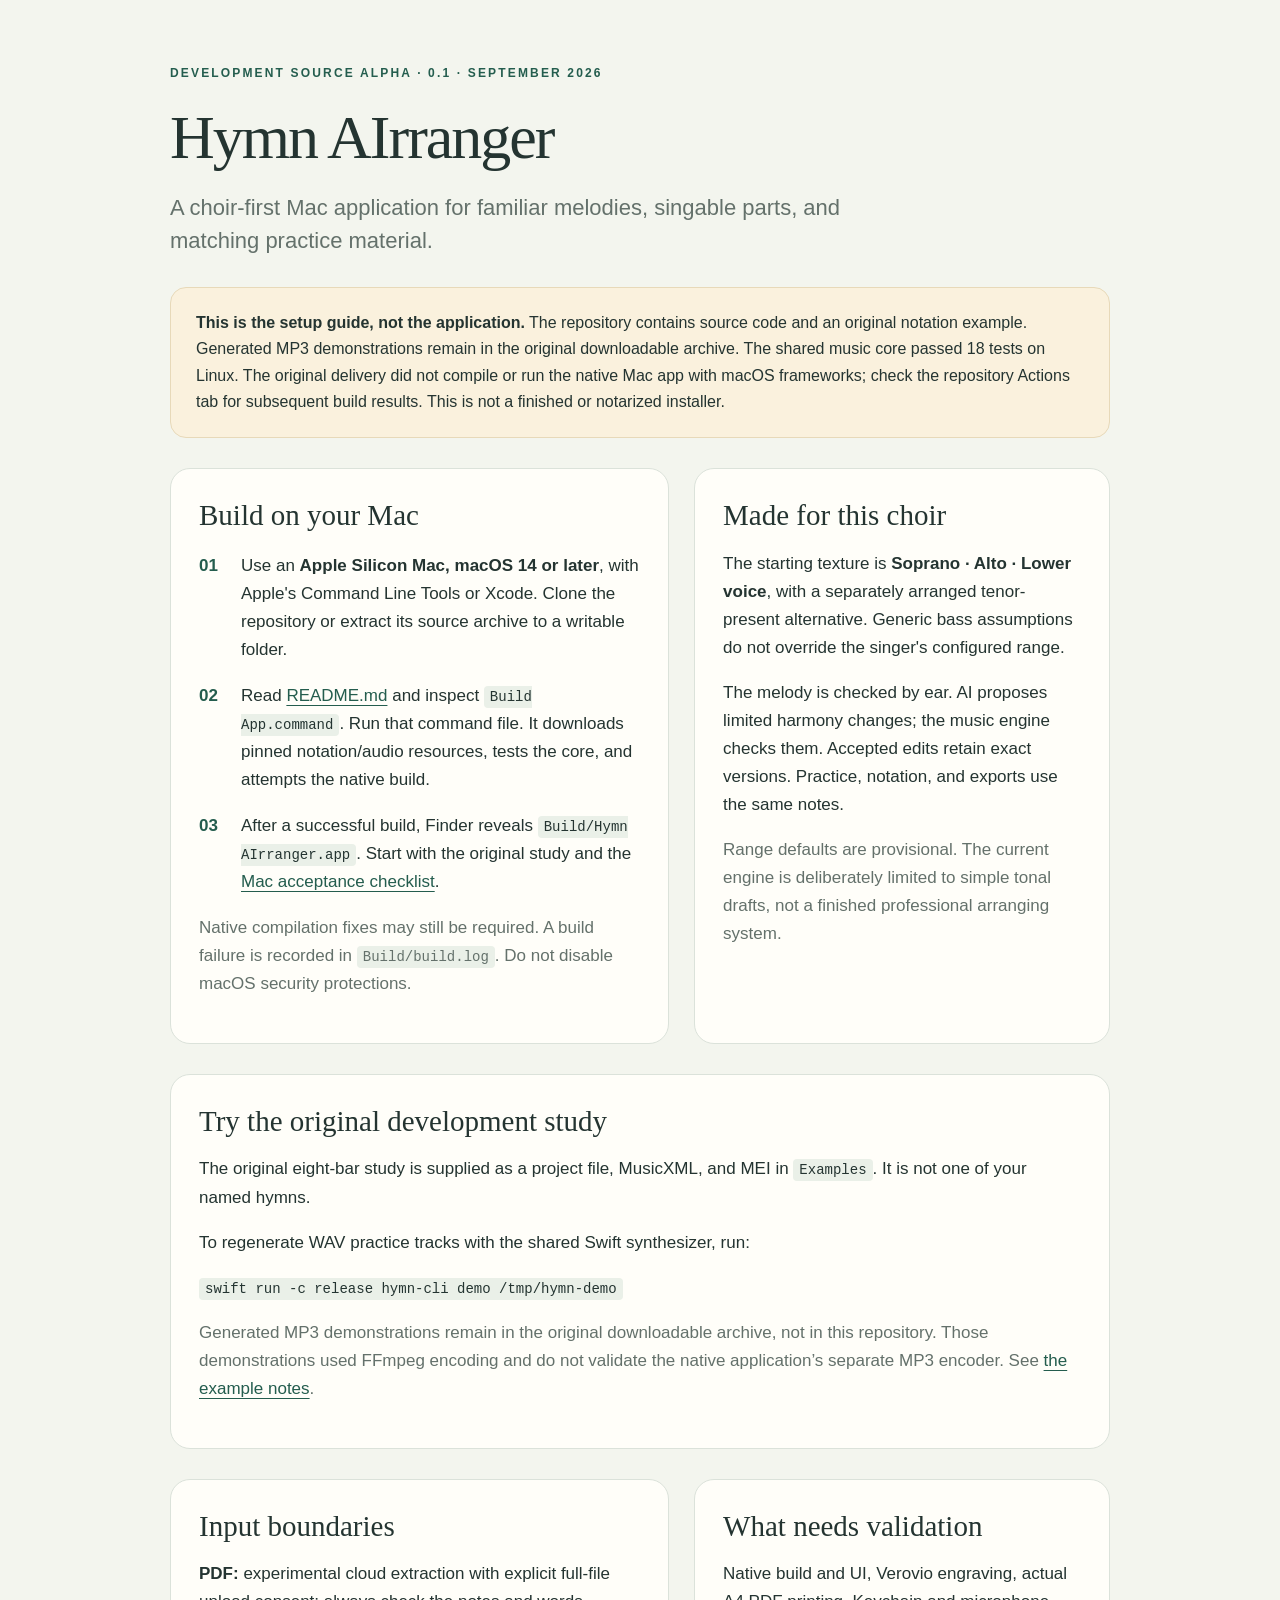
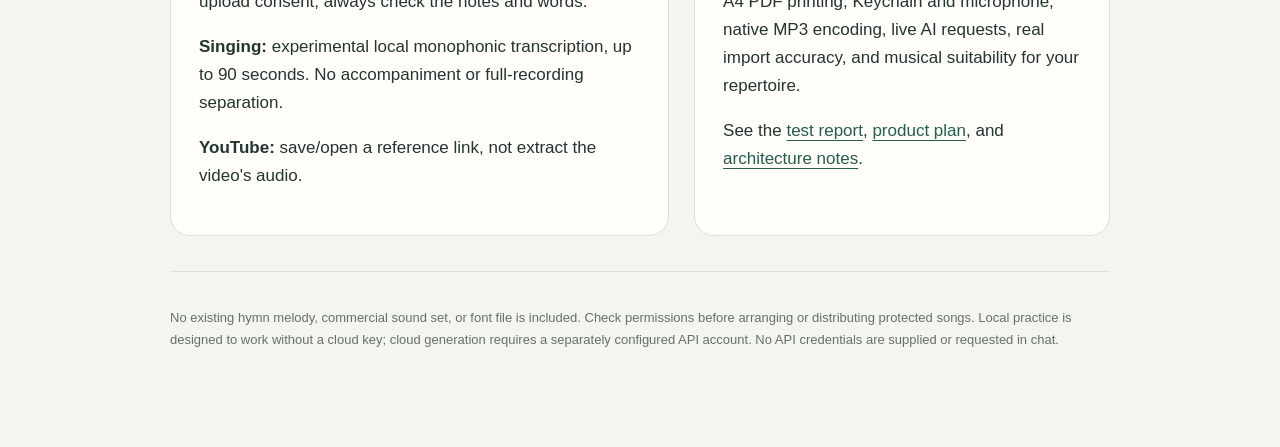
<file: START HERE.html>
<!doctype html>
<html lang="en"><head><meta charset="utf-8"><meta name="viewport" content="width=device-width, initial-scale=1">
<title>Hymn AIrranger — Start here</title>
<style>
:root{color-scheme:light;--ink:#243431;--muted:#64716b;--accent:#245d4e;--line:#dbe2da;--paper:#fffef9;--ground:#f3f5ee}
*{box-sizing:border-box}body{margin:0;background:var(--ground);color:var(--ink);font:17px/1.65 -apple-system,BlinkMacSystemFont,"Segoe UI",sans-serif}main{max-width:1020px;margin:auto;padding:64px 40px 80px}.eyebrow{letter-spacing:.18em;text-transform:uppercase;color:var(--accent);font-size:12px;font-weight:700}h1{font:normal 62px/1.08 Georgia,serif;letter-spacing:-2px;margin:20px 0}h2{font:normal 29px/1.25 Georgia,serif;margin:0 0 16px}p{margin:0 0 17px}.lead{max-width:740px;color:var(--muted);font-size:22px;line-height:1.5}.status{margin:30px 0;padding:22px 25px;background:#faf1dd;border:1px solid #e7d9b9;border-radius:16px;font-size:16px}.grid{display:grid;grid-template-columns:1.2fr 1fr;gap:25px;margin:30px 0}.card{background:var(--paper);border:1px solid var(--line);border-radius:20px;padding:28px}.step{display:grid;grid-template-columns:30px 1fr;gap:12px;margin:18px 0}.num{color:var(--accent);font-weight:700}small,.muted{color:var(--muted)}a{color:var(--accent);text-underline-offset:4px}code{font:14px ui-monospace,SFMono-Regular,monospace;background:#eaf0e8;padding:3px 6px;border-radius:4px}audio{width:100%;margin:10px 0}hr{border:0;border-top:1px solid var(--line);margin:35px 0}.footer{font-size:13px;color:var(--muted)}@media(max-width:720px){main{padding:34px 22px}h1{font-size:45px}.grid{grid-template-columns:1fr}}
</style></head><body><main>
<div class="eyebrow">Development source alpha · 0.1 · September 2026</div>
<h1>Hymn AIrranger</h1>
<p class="lead">A choir-first Mac application for familiar melodies, singable parts, and matching practice material.</p>
<div class="status"><strong>This is the setup guide, not the application.</strong> The repository contains source code and an original notation example. Generated MP3 demonstrations remain in the original downloadable archive. The shared music core passed 18 tests on Linux. The original delivery did not compile or run the native Mac app with macOS frameworks; check the repository Actions tab for subsequent build results. This is not a finished or notarized installer.</div>
<div class="grid"><section class="card"><h2>Build on your Mac</h2>
<div class="step"><div class="num">01</div><div>Use an <strong>Apple Silicon Mac, macOS 14 or later</strong>, with Apple's Command Line Tools or Xcode. Clone the repository or extract its source archive to a writable folder.</div></div>
<div class="step"><div class="num">02</div><div>Read <a href="README.md">README.md</a> and inspect <code>Build App.command</code>. Run that command file. It downloads pinned notation/audio resources, tests the core, and attempts the native build.</div></div>
<div class="step"><div class="num">03</div><div>After a successful build, Finder reveals <code>Build/Hymn AIrranger.app</code>. Start with the original study and the <a href="Docs/Mac%20acceptance%20checklist.md">Mac acceptance checklist</a>.</div></div>
<p class="muted">Native compilation fixes may still be required. A build failure is recorded in <code>Build/build.log</code>. Do not disable macOS security protections.</p>
</section><section class="card"><h2>Made for this choir</h2><p>The starting texture is <strong>Soprano · Alto · Lower voice</strong>, with a separately arranged tenor-present alternative. Generic bass assumptions do not override the singer's configured range.</p><p>The melody is checked by ear. AI proposes limited harmony changes; the music engine checks them. Accepted edits retain exact versions. Practice, notation, and exports use the same notes.</p><p class="muted">Range defaults are provisional. The current engine is deliberately limited to simple tonal drafts, not a finished professional arranging system.</p></section></div>
<section class="card"><h2>Try the original development study</h2><p>The original eight-bar study is supplied as a project file, MusicXML, and MEI in <code>Examples</code>. It is not one of your named hymns.</p><p>To regenerate WAV practice tracks with the shared Swift synthesizer, run:</p><p><code>swift run -c release hymn-cli demo /tmp/hymn-demo</code></p><p class="muted">Generated MP3 demonstrations remain in the original downloadable archive, not in this repository. Those demonstrations used FFmpeg encoding and do not validate the native application’s separate MP3 encoder. See <a href="Examples/READ%20ME.md">the example notes</a>.</p></section>
<div class="grid"><section class="card"><h2>Input boundaries</h2><p><strong>PDF:</strong> experimental cloud extraction with explicit full-file upload consent; always check the notes and words.</p><p><strong>Singing:</strong> experimental local monophonic transcription, up to 90 seconds. No accompaniment or full-recording separation.</p><p><strong>YouTube:</strong> save/open a reference link, not extract the video's audio.</p></section><section class="card"><h2>What needs validation</h2><p>Native build and UI, Verovio engraving, actual A4 PDF printing, Keychain and microphone, native MP3 encoding, live AI requests, real import accuracy, and musical suitability for your repertoire.</p><p>See the <a href="Docs/Test%20report.md">test report</a>, <a href="Docs/Product%20plan.md">product plan</a>, and <a href="Docs/Architecture.md">architecture notes</a>.</p></section></div>
<hr><p class="footer">No existing hymn melody, commercial sound set, or font file is included. Check permissions before arranging or distributing protected songs. Local practice is designed to work without a cloud key; cloud generation requires a separately configured API account. No API credentials are supplied or requested in chat.</p>
</main></body></html>
</file>
